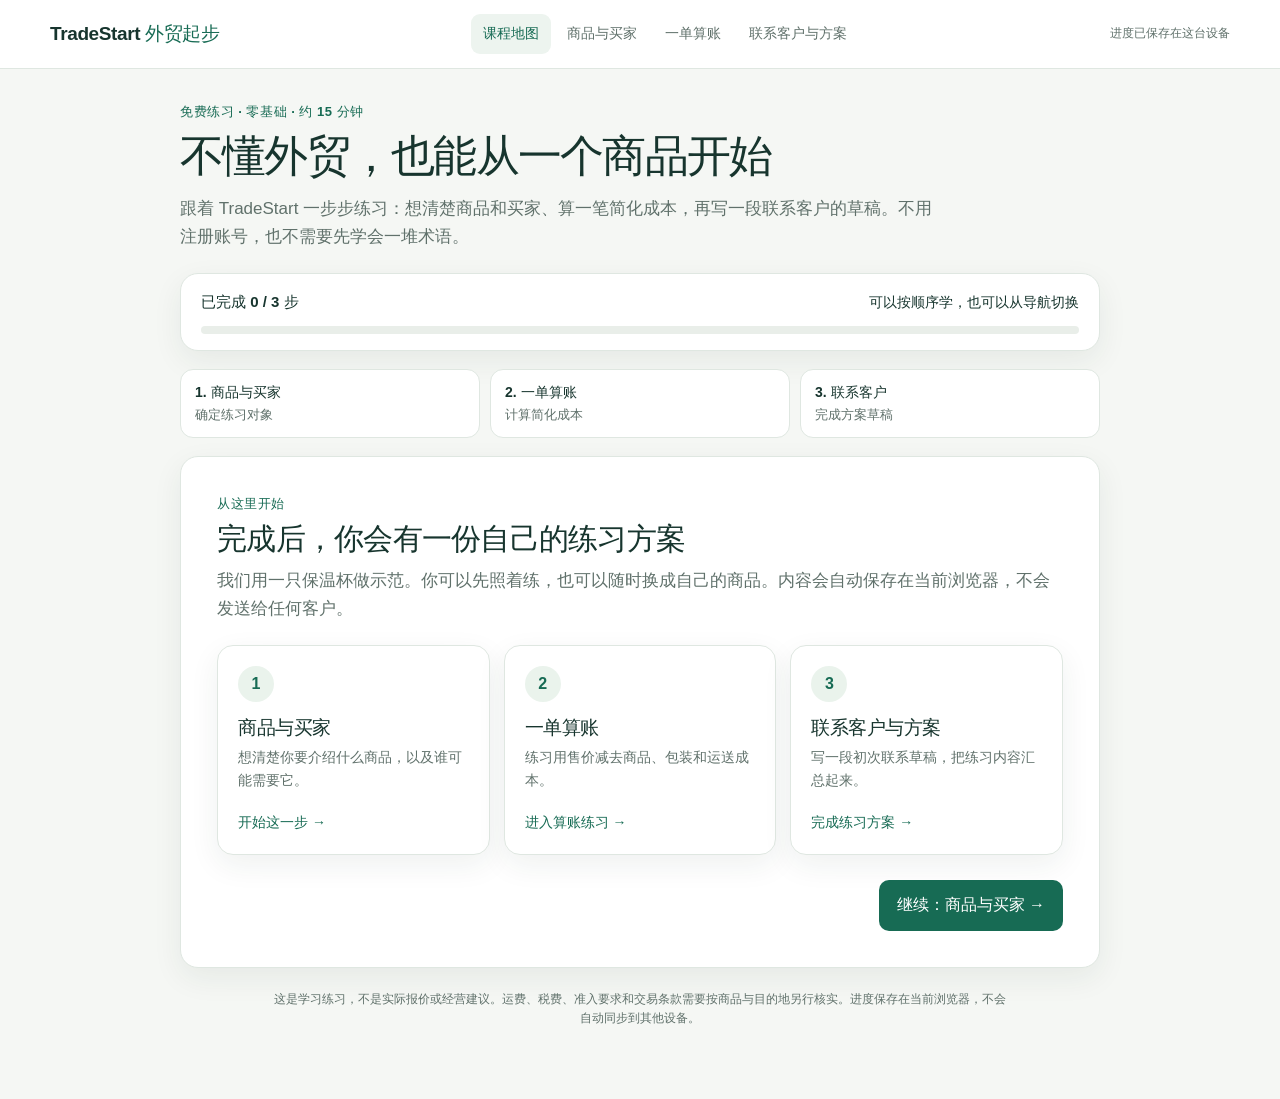
<file: index.html>
<!doctype html>
<html lang="zh-CN">
<head>
  <meta charset="utf-8">
  <meta name="viewport" content="width=device-width, initial-scale=1">
  <meta name="theme-color" content="#f5f7f4">
  <meta name="description" content="从一个商品开始，跟着 TradeStart 用大白话完成外贸入门练习：认识买家、练习算账、写客户联系草稿。无需注册。">
  <meta property="og:type" content="website">
  <meta property="og:site_name" content="TradeStart 外贸起步">
  <meta property="og:title" content="TradeStart｜零基础外贸起步练习">
  <meta property="og:description" content="不懂外贸也能开始。用一个商品，练习认识买家、估算成本，并写出一段客户联系草稿。">
  <meta property="og:url" content="https://joyce420.github.io/tradestart/">
  <meta name="twitter:card" content="summary">
  <link rel="icon" href="data:,">
  <link rel="stylesheet" href="assets/course.css">
  <title>TradeStart｜零基础外贸练习</title>
</head>
<body data-page="home">
  <div id="app"><header class="topbar"><div class="topbar-inner"><a class="brand" href="index.html">TradeStart <span>外贸起步</span></a><nav class="site-nav" aria-label="主导航"><a href="index.html">课程地图</a><a href="roadmap.html">商品与买家</a><a href="calculator.html">一单算账</a><a href="plan.html">联系客户与方案</a></nav><span class="save-status">免费练习 · 无需注册</span></div></header><main class="wrap"><section class="page-intro"><div class="eyebrow">免费练习 · 零基础 · 约 15 分钟</div><h1>不懂外贸，也能从一个商品开始</h1><p>TradeStart 外贸起步是一套给新手的外贸入门练习。跟着步骤想清楚商品和买家、练习估算成本，再写一段联系客户的草稿。不需要先学一堆术语，也不用注册账号。</p></section><section class="progress-card"><strong>三步完成第一份练习方案</strong><div class="progress-track"><div class="progress-fill" style="width:0%"></div></div></section><nav class="course-steps" aria-label="三步练习"><a class="course-step" href="roadmap.html"><b>1. 商品与买家</b>确定练习对象</a><a class="course-step" href="calculator.html"><b>2. 一单算账</b>练习计算简化成本</a><a class="course-step" href="plan.html"><b>3. 联系客户</b>完成联系草稿</a></nav><section class="panel"><div class="step-label">从这里开始</div><h2>完成后，你会有一份自己的练习方案</h2><p class="lead">我们用一只保温杯做示范。你可以先照着练，也可以换成自己的商品。内容保存在当前浏览器，不会发送给任何客户。</p><div class="course-map"><a class="map-card" href="roadmap.html"><span class="map-number">1</span><h2>商品与买家</h2><p>想清楚你要介绍什么商品，以及谁可能需要它。</p><span>开始练习 →</span></a><a class="map-card" href="calculator.html"><span class="map-number">2</span><h2>一单算账</h2><p>用售价减去商品、包装和运送估算。</p><span>进入算账 →</span></a><a class="map-card" href="plan.html"><span class="map-number">3</span><h2>联系客户与方案</h2><p>写一段初次联系草稿，整理前面的练习。</p><span>查看最后一步 →</span></a></div></section><p class="footer">练习示例不是真实市场数据或正式报价。进度只保存在当前浏览器，不会自动同步到其他设备。</p></main></div>
  <script src="assets/course.js" defer></script>
</body>
</html>
</file>
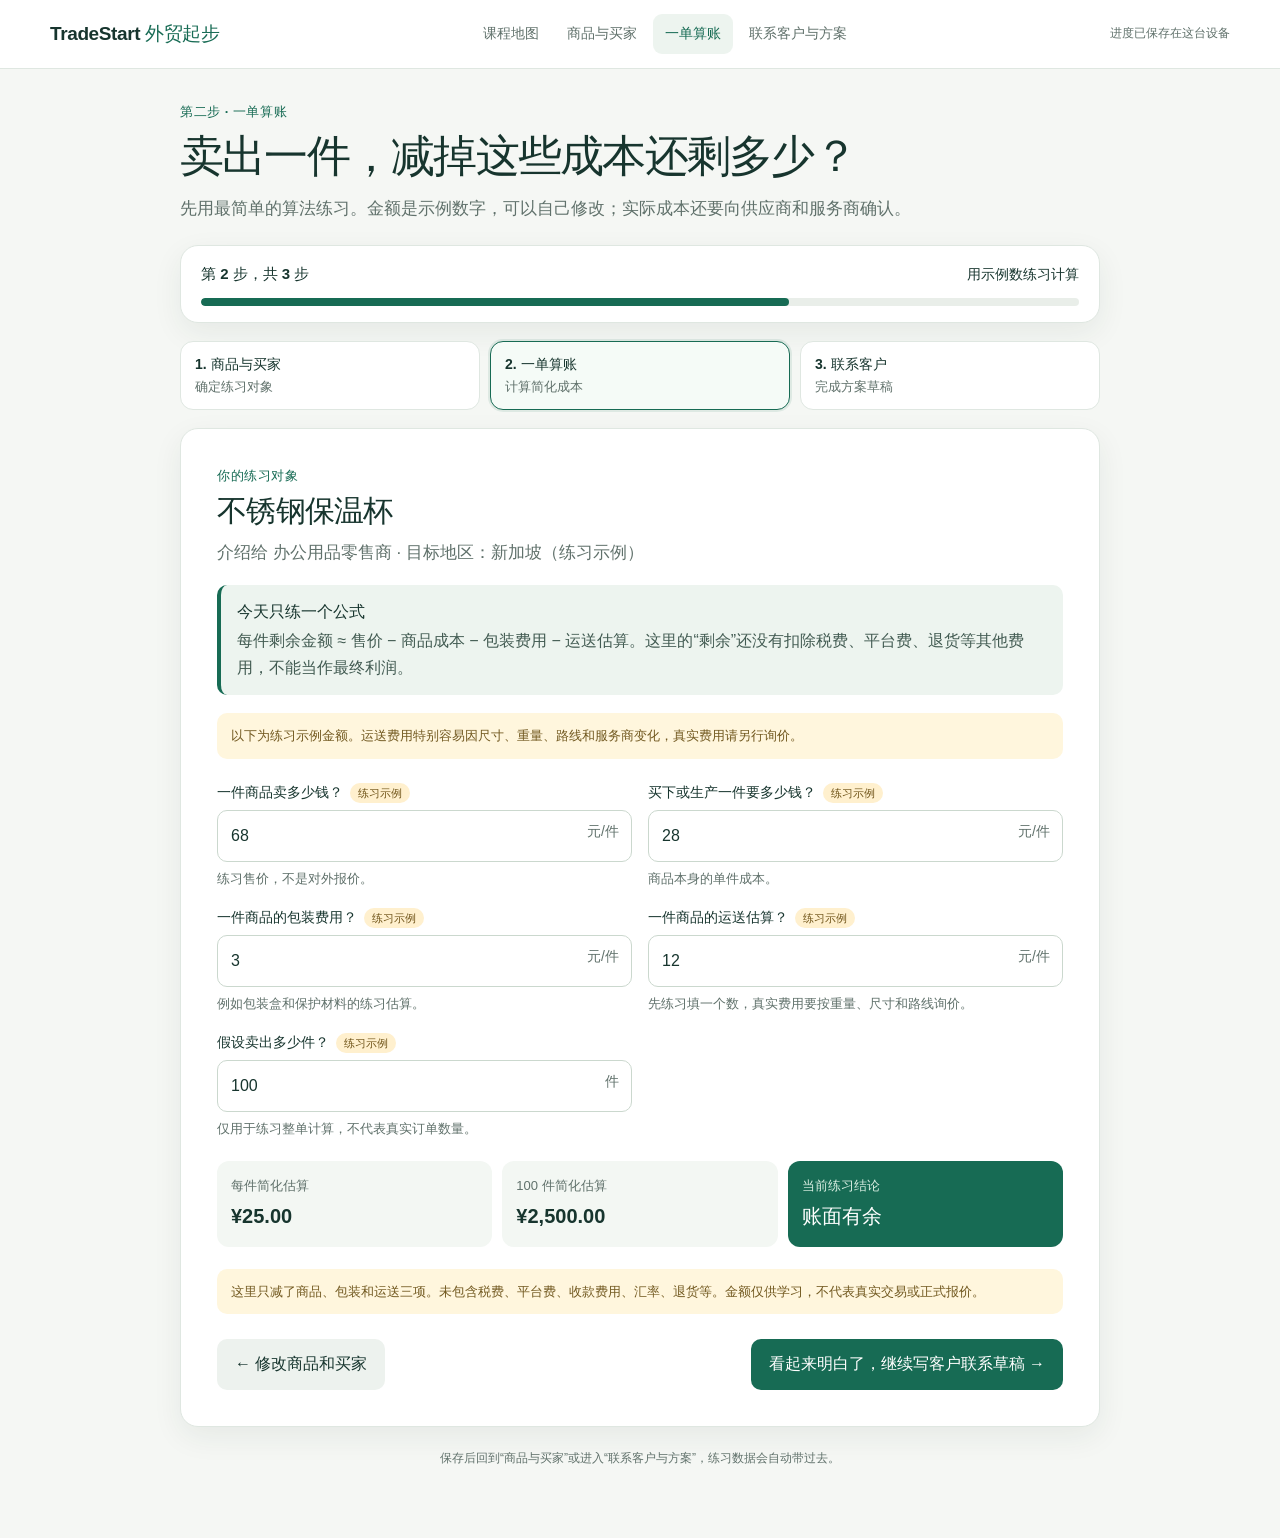
<file: calculator.html>
<!doctype html>
<html lang="zh-CN">
<head>
  <meta charset="utf-8">
  <meta name="viewport" content="width=device-width, initial-scale=1">
  <meta name="theme-color" content="#f5f7f4">
  <link rel="icon" href="data:,">
  <link rel="stylesheet" href="assets/course.css">
  <title>一单算账｜TradeStart</title>
</head>
<body data-page="calculator">
  <div id="app"><header class="topbar"><div class="topbar-inner"><a class="brand" href="index.html">TradeStart <span>外贸起步</span></a><nav class="site-nav" aria-label="主导航"><a href="index.html">课程地图</a><a href="roadmap.html">商品与买家</a><a href="calculator.html">一单算账</a><a href="plan.html">联系客户与方案</a></nav><span class="save-status">第二步 · 一单算账</span></div></header><main class="wrap"><section class="page-intro"><div class="eyebrow">第二步 · 一单算账</div><h1>卖出一件，减掉这些成本还剩多少？</h1><p>TradeStart 的新手算账练习，帮助你认识售价、商品成本、包装费和运送估算之间的关系。</p></section><section class="lesson-card"><div class="step-label">今天只练一个公式</div><h2>每件简化估算 ≈ 售价 − 商品成本 − 包装费用 − 运送估算</h2><p class="lead">例如：售价 ¥68 − 商品成本 ¥28 − 包装 ¥3 − 运送估算 ¥12 = 每件约 ¥25；假设卖出 100 件，整单约 ¥2,500。</p><div class="practice-note">示例金额仅用于学习，简化结果未包含税费、平台费、收款费用、汇率、退货等成本，不是最终利润或正式报价。真实运费和交易费用需另行核实。</div><p><a class="btn btn-primary" href="plan.html">进入第三步：联系客户草稿 →</a> <a class="btn btn-secondary" href="index.html">课程地图</a></p></section></main></div>
  <script src="assets/course.js" defer></script>
</body>
</html>
</file>
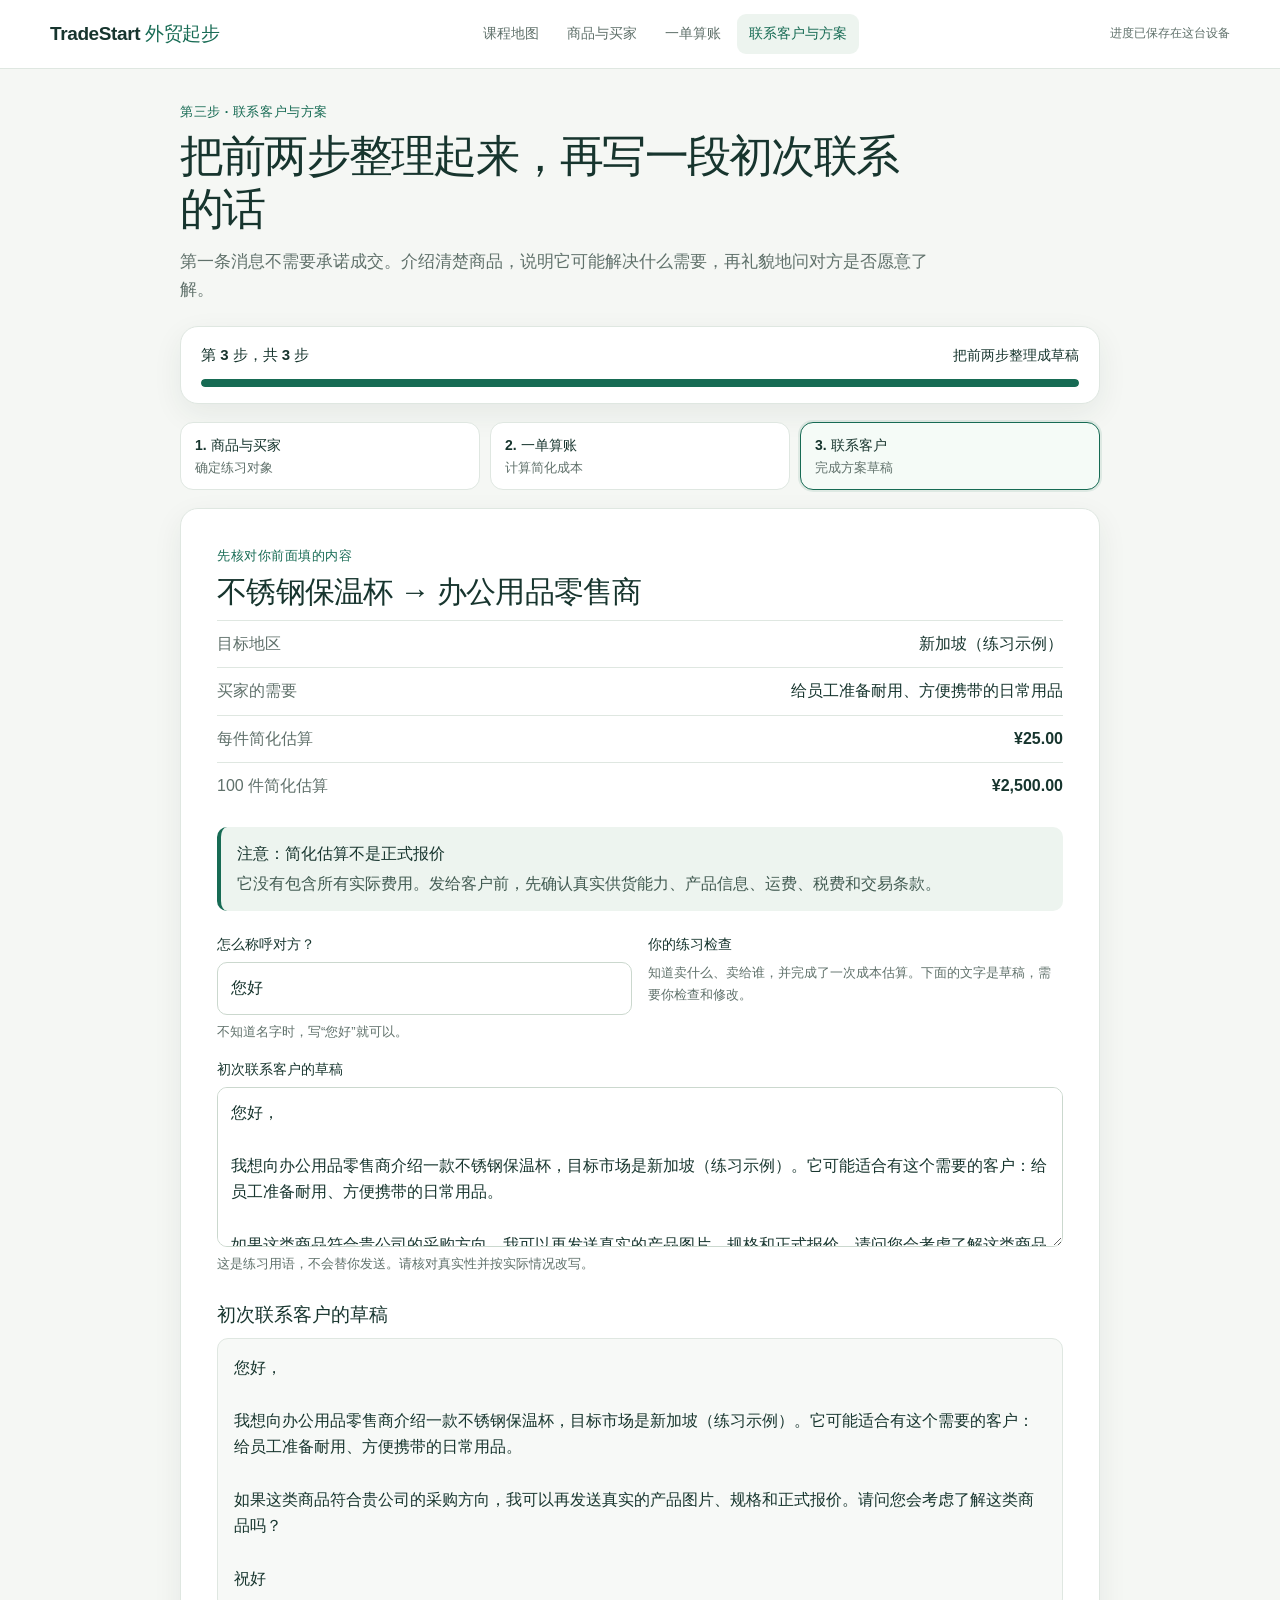
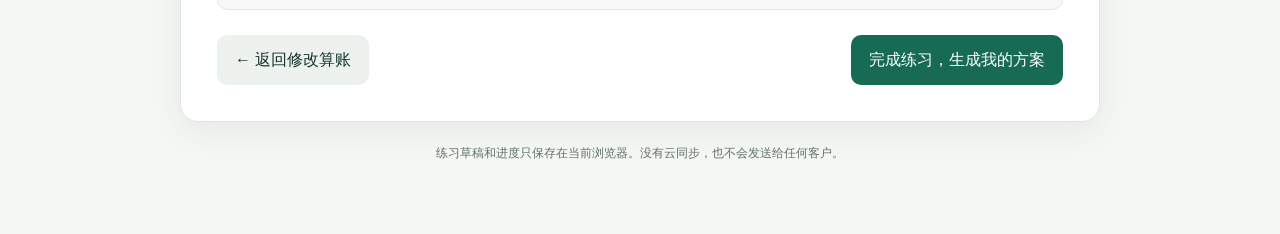
<file: plan.html>
<!doctype html>
<html lang="zh-CN">
<head>
  <meta charset="utf-8">
  <meta name="viewport" content="width=device-width, initial-scale=1">
  <meta name="theme-color" content="#f5f7f4">
  <link rel="icon" href="data:,">
  <link rel="stylesheet" href="assets/course.css">
  <title>联系客户与方案｜TradeStart</title>
</head>
<body data-page="plan">
  <div id="app"><header class="topbar"><div class="topbar-inner"><a class="brand" href="index.html">TradeStart <span>外贸起步</span></a><nav class="site-nav" aria-label="主导航"><a href="index.html">课程地图</a><a href="roadmap.html">商品与买家</a><a href="calculator.html">一单算账</a><a href="plan.html">联系客户与方案</a></nav><span class="save-status">第三步 · 联系客户与方案</span></div></header><main class="wrap"><section class="page-intro"><div class="eyebrow">第三步 · 联系客户与方案</div><h1>整理练习内容，写一段初次联系客户的话</h1><p>TradeStart 会把你前两步填写的商品、买家和成本估算汇总起来，并生成一份可以修改的联系草稿。</p></section><section class="lesson-card"><div class="step-label">初次联系的思路</div><h2>先介绍商品，再说它可能解决什么需要</h2><p class="lead">礼貌地问对方是否愿意进一步了解，不承诺无法确认的供货、价格或交付时间。</p><div class="message-preview">您好，我想向办公用品零售商介绍一款不锈钢保温杯，目标市场是新加坡。它可能适合需要耐用、方便携带日常用品的客户。如果这类商品符合贵公司的采购方向，我可以再发送真实的产品图片、规格和正式报价。请问您会考虑了解这类商品吗？祝好。</div><div class="practice-note">这是练习草稿，不会自动发送。正式联系前，请核实产品信息、供货能力、费用和交易条款。</div><p><a class="btn btn-primary" href="index.html">回到课程地图 →</a></p></section></main></div>
  <script src="assets/course.js" defer></script>
</body>
</html>
</file>
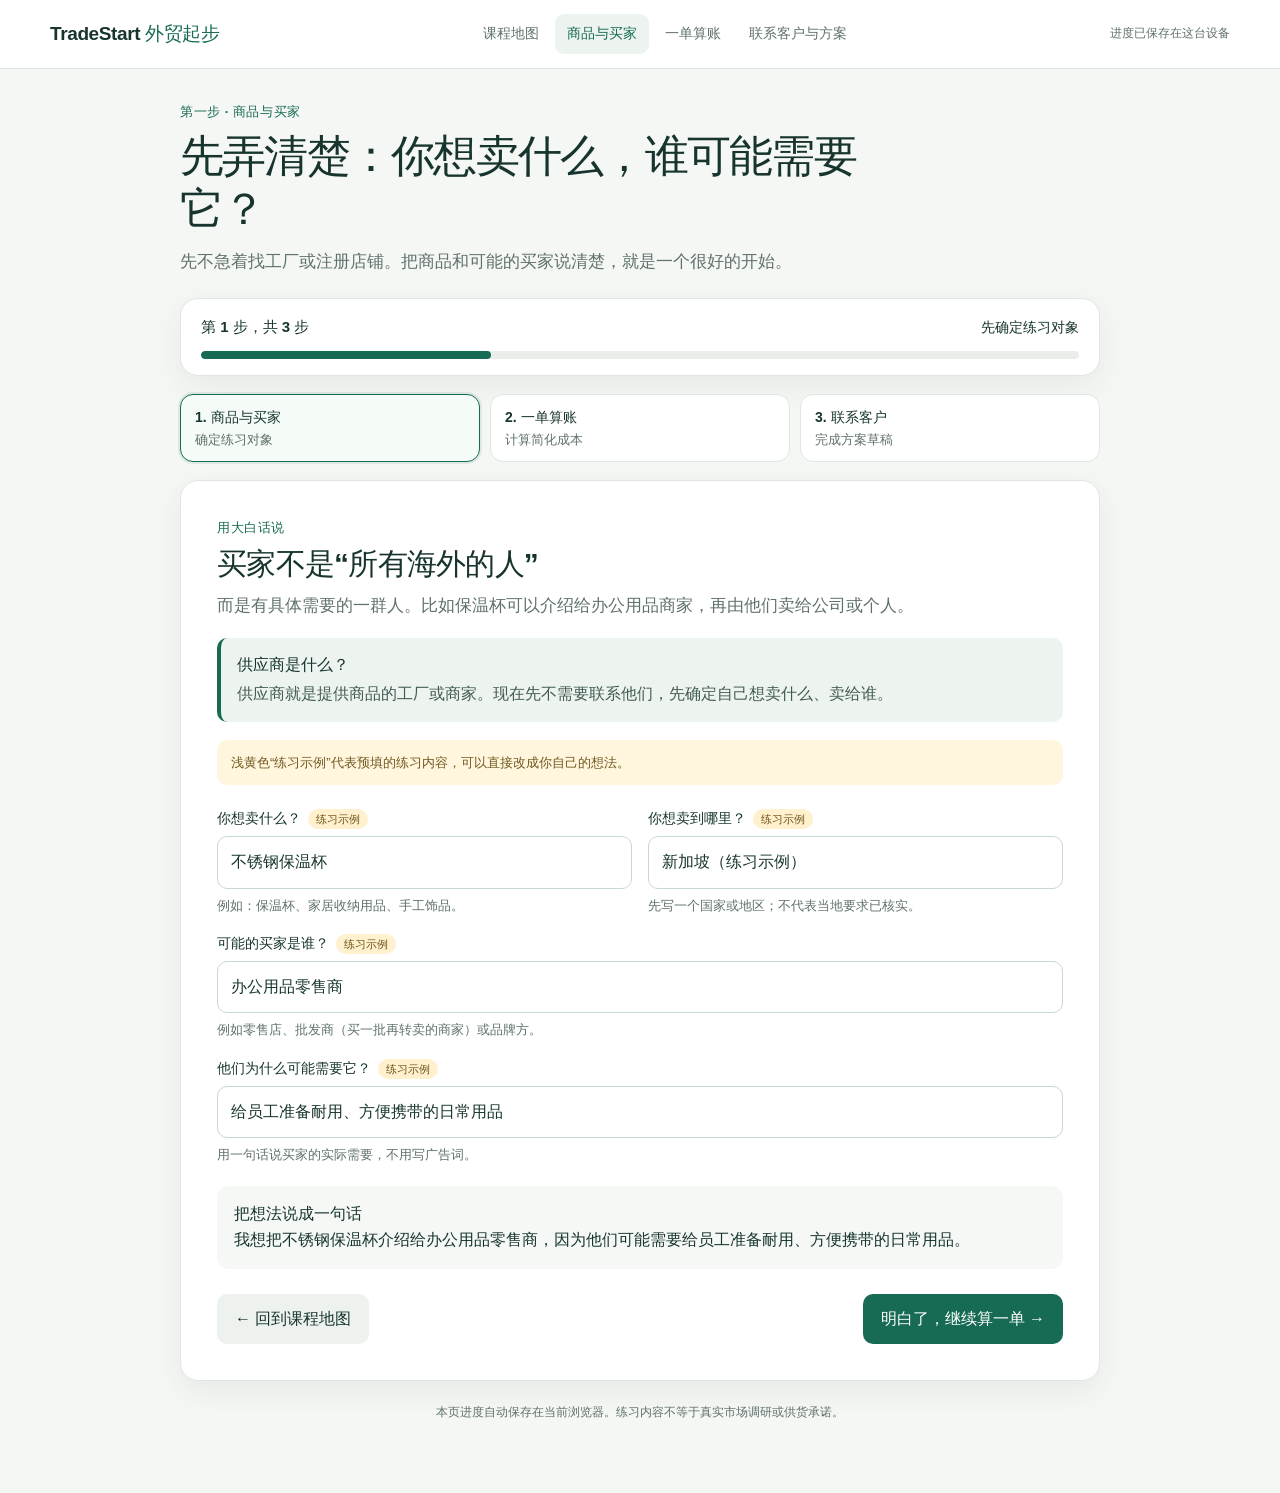
<file: roadmap.html>
<!doctype html>
<html lang="zh-CN">
<head>
  <meta charset="utf-8">
  <meta name="viewport" content="width=device-width, initial-scale=1">
  <meta name="theme-color" content="#f5f7f4">
  <link rel="icon" href="data:,">
  <link rel="stylesheet" href="assets/course.css">
  <title>商品与买家｜TradeStart</title>
</head>
<body data-page="roadmap">
  <div id="app"><header class="topbar"><div class="topbar-inner"><a class="brand" href="index.html">TradeStart <span>外贸起步</span></a><nav class="site-nav" aria-label="主导航"><a href="index.html">课程地图</a><a href="roadmap.html">商品与买家</a><a href="calculator.html">一单算账</a><a href="plan.html">联系客户与方案</a></nav><span class="save-status">第一步 · 商品与买家</span></div></header><main class="wrap"><section class="page-intro"><div class="eyebrow">第一步 · 商品与买家</div><h1>先弄清楚：你想卖什么，谁可能需要它？</h1><p>面向外贸零基础用户的互动练习。先不急着找工厂或注册店铺，把商品、目标地区、可能的买家和买家的需要说清楚。</p></section><section class="lesson-card"><div class="step-label">用大白话说</div><h2>买家不是“所有海外的人”</h2><p class="lead">而是有具体需要的一群人。比如保温杯可以介绍给办公用品商家，再由他们卖给公司或个人。</p><div class="explain"><strong>供应商是什么？</strong><p>供应商就是提供商品的工厂或商家。现在先不需要联系他们，先确定自己想卖什么、卖给谁。</p></div><p class="practice-note">练习示例：不锈钢保温杯，目标地区新加坡，可能的买家是办公用品零售商。示例可在互动网页中修改，不代表市场调研结果。</p><p><a class="btn btn-primary" href="calculator.html">进入第二步：一单算账 →</a> <a class="btn btn-secondary" href="index.html">课程地图</a></p></section></main></div>
  <script src="assets/course.js" defer></script>
</body>
</html>
</file>
<file: assets/course.css>
:root{font-family:-apple-system,BlinkMacSystemFont,"Segoe UI","PingFang SC","Microsoft YaHei",sans-serif;color:#17352e;background:#f5f7f4;font-synthesis:none;text-rendering:optimizeLegibility;--ink:#17352e;--muted:#60716b;--green:#176b54;--lime:#c7ef72;--paper:#f5f7f4;--card:#fff;--line:#dfe7e1;--soft:#edf4ef;--warn:#fff6dd;--shadow:0 10px 30px rgba(23,53,46,.07)}
*{box-sizing:border-box}body{margin:0;min-width:320px;background:var(--paper);font-size:16px;line-height:1.65}a{color:inherit}button,input,textarea{font:inherit}.topbar{background:rgba(255,255,255,.96);border-bottom:1px solid var(--line);position:sticky;top:0;z-index:5}.topbar-inner{width:min(1180px,calc(100% - 40px));min-height:68px;margin:auto;display:flex;align-items:center;justify-content:space-between;gap:22px}.brand{font-weight:800;font-size:19px;text-decoration:none;letter-spacing:-.02em;white-space:nowrap}.brand span{color:var(--green)}.site-nav{display:flex;align-items:center;gap:4px}.site-nav a{padding:8px 12px;border-radius:9px;text-decoration:none;color:var(--muted);font-size:14px;white-space:nowrap}.site-nav a:hover,.site-nav a[aria-current=page]{color:var(--green);background:#edf4ef}.save-status{font-size:12px;color:var(--muted);white-space:nowrap}.wrap{width:min(920px,calc(100% - 32px));margin:32px auto 70px}.page-intro{max-width:760px;margin-bottom:22px}.eyebrow,.step-label{font-size:13px;font-weight:750;color:var(--green);letter-spacing:.04em}.page-intro h1{font-size:clamp(30px,5vw,44px);line-height:1.2;letter-spacing:-.04em;margin:8px 0 12px}.page-intro p,.lead{font-size:17px;color:var(--muted);margin:0}.progress-card,.panel,.lesson-card,.summary-card{background:var(--card);border:1px solid var(--line);border-radius:18px;box-shadow:var(--shadow)}.progress-card{padding:16px 20px;margin:22px 0 18px}.progress-top{display:flex;justify-content:space-between;align-items:center;gap:14px;font-size:14px}.progress-top strong{font-size:15px}.progress-track{height:8px;background:#e9eee9;border-radius:99px;margin-top:11px;overflow:hidden}.progress-fill{height:100%;background:var(--green);border-radius:inherit;transition:width .2s}.course-steps{display:grid;grid-template-columns:repeat(3,1fr);gap:10px;margin:0 0 18px}.course-step{border:1px solid var(--line);background:#fff;border-radius:13px;padding:11px 14px;text-decoration:none;color:var(--muted);font-size:13px}.course-step b{display:block;color:var(--ink);font-size:14px}.course-step[aria-current=step]{border-color:var(--green);background:#f5fbf7;box-shadow:0 0 0 2px rgba(23,107,84,.1)}.panel,.lesson-card,.summary-card{padding:clamp(22px,5vw,36px)}.panel h2,.lesson-card h2,.summary-card h2{font-size:clamp(23px,4vw,30px);line-height:1.3;letter-spacing:-.025em;margin:5px 0 9px}.lesson-card h3,.summary-card h3{font-size:19px;margin:24px 0 8px}.explain{background:var(--soft);border-left:4px solid var(--green);border-radius:10px;padding:14px 16px;margin:18px 0}.explain strong{display:block;margin-bottom:3px}.explain p{margin:0;color:#425b52}.form-grid{display:grid;grid-template-columns:1fr 1fr;gap:16px;margin-top:22px}.field{display:flex;flex-direction:column;gap:6px}.field.full{grid-column:1/-1}.field label{font-size:14px;font-weight:700}.hint{color:var(--muted);font-size:13px}.field input,.field textarea{width:100%;border:1px solid #cbd8ce;border-radius:10px;padding:12px 13px;background:white;color:var(--ink);outline:none}.field input:focus,.field textarea:focus{border-color:var(--green);box-shadow:0 0 0 3px rgba(23,107,84,.12)}.field textarea{min-height:160px;resize:vertical}.input-unit{position:relative}.input-unit input{padding-right:56px}.input-unit span{position:absolute;right:13px;top:10px;font-size:14px;color:var(--muted)}.sample-tag{display:inline-block;margin-left:7px;border-radius:99px;background:#fff0ce;color:#71551a;padding:1px 8px;font-size:11px;font-weight:700}.practice-note{font-size:13px;color:#725920;background:var(--warn);border-radius:10px;padding:12px 14px;margin-top:18px}.result-grid{display:grid;grid-template-columns:repeat(3,1fr);gap:10px;margin:22px 0}.result{background:#f3f7f3;border-radius:12px;padding:14px}.result span{display:block;font-size:13px;color:var(--muted)}.result strong{display:block;font-size:20px;margin-top:3px}.result.primary{background:var(--green);color:#fff}.result.primary span{color:#d9eee2}.actions{display:flex;justify-content:space-between;gap:12px;margin-top:25px}.btn{display:inline-flex;align-items:center;justify-content:center;border:0;border-radius:10px;padding:12px 18px;font-weight:700;text-decoration:none;cursor:pointer}.btn-primary{background:var(--green);color:#fff}.btn-primary:hover{background:#12553f}.btn-secondary{background:#edf2ee;color:var(--ink)}.btn:focus-visible,.site-nav a:focus-visible,.course-step:focus-visible{outline:3px solid #94c8ad;outline-offset:2px}.course-map{display:grid;grid-template-columns:repeat(3,1fr);gap:14px;margin:22px 0}.map-card{display:flex;flex-direction:column;min-height:210px;padding:20px;background:#fff;border:1px solid var(--line);border-radius:16px;text-decoration:none;box-shadow:var(--shadow)}.map-card:hover{border-color:#91baa5;transform:translateY(-2px)}.map-number{display:grid;place-items:center;width:36px;height:36px;border-radius:50%;background:#eaf3ec;color:var(--green);font-weight:800}.map-card h2{font-size:19px;line-height:1.3;margin:14px 0 5px}.map-card p{font-size:14px;color:var(--muted);margin:0 0 14px}.map-card span:last-child{margin-top:auto;color:var(--green);font-weight:700;font-size:14px}.sentence{padding:15px 17px;border-radius:12px;background:#f5f8f5;margin-top:20px}.sentence p{margin:0}.summary-items{display:grid;gap:0}.summary-item{display:flex;justify-content:space-between;gap:14px;border-top:1px solid var(--line);padding:10px 0}.summary-item span{color:var(--muted)}.summary-item strong{text-align:right}.message-preview{white-space:pre-wrap;border:1px solid var(--line);background:#f7f9f7;border-radius:11px;padding:16px}.done-badge{display:inline-block;background:#e9f5ed;color:#176b54;border-radius:99px;padding:4px 10px;font-size:13px;font-weight:700}.footer{max-width:740px;margin:22px auto 0;text-align:center;color:var(--muted);font-size:12px}.empty-hint{padding:12px 14px;background:#f7f8f7;border-radius:10px;color:var(--muted);font-size:14px}.hidden{display:none!important}
@media(max-width:900px){.topbar-inner{flex-wrap:wrap;gap:3px 14px;padding:8px 0}.site-nav{order:3;width:100%;overflow-x:auto;justify-content:flex-start;padding-bottom:2px}.site-nav a{padding:7px 10px}.save-status{font-size:11px}}
@media(max-width:640px){.topbar-inner{width:calc(100% - 26px)}.wrap{width:calc(100% - 24px);margin:23px auto 46px}.page-intro p,.lead{font-size:15px}.progress-card{padding:14px}.course-steps{gap:6px}.course-step{padding:9px 8px;font-size:11px}.course-step b{font-size:12px}.panel,.lesson-card,.summary-card{padding:21px 16px;border-radius:15px}.form-grid{grid-template-columns:1fr}.field.full{grid-column:auto}.result-grid{grid-template-columns:1fr}.result{display:flex;justify-content:space-between;align-items:center;gap:12px}.result strong{margin:0;text-align:right}.course-map{grid-template-columns:1fr}.map-card{min-height:unset}.actions .btn{flex:1;padding:11px 9px}.summary-item{align-items:flex-start}.summary-item strong{max-width:62%}}
@media(prefers-reduced-motion:reduce){*,*::before,*::after{scroll-behavior:auto!important;transition:none!important}}
</file>
